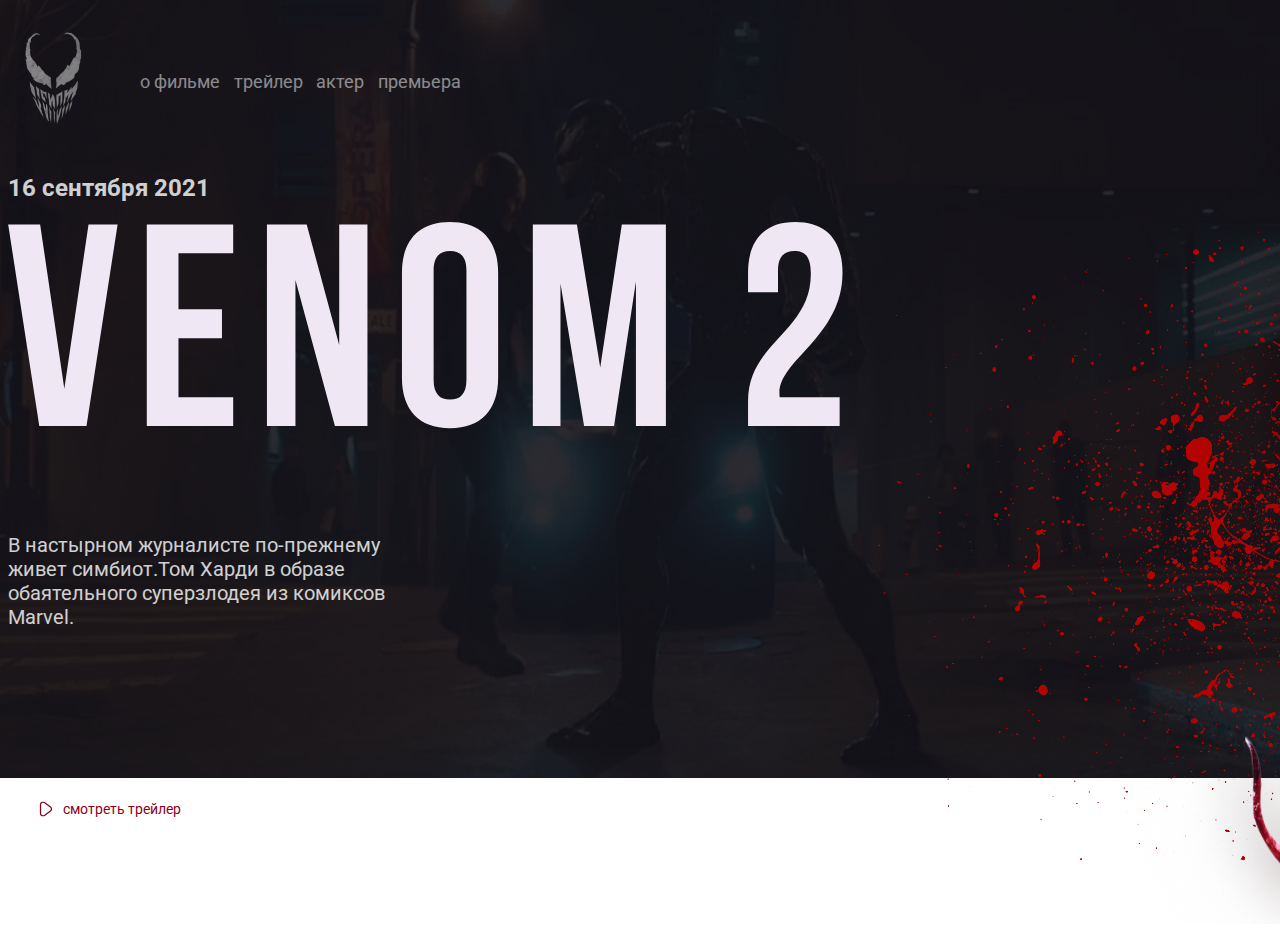
<file: karimov/index.html>
<!DOCTYPE html>
<html lang="en">

<head>
    <meta charset="UTF-8">
    <meta name="viewport" content="width=device-width, initial-scale=1.0">
    <title>Document</title>
    <link rel="stylesheet" href="style.css">
</head>

<body>
    <div class="container">
        <header>
            <a href="index.html"><img src="./img/logo.png" alt=""></a>
            <nav class="nav">
                <ul>
                    <li><a href="about.html">о фильме</a></li>
                    <li><a href="">трейлер</a></li>
                    <li><a href="">актер</a></li>
                    <li><a href="">премьера</a></li>
                </ul>
            </nav>

        </header>
    </div>
    <div class="container">
        <main>
            <div class="right">
                <h2>16 сентября 2021</h2>
                <img src="./img/Venom 2.svg" alt="">
                <p class="bob">В настырном журналисте по-прежнему живет симбиот.Том Харди в образе обаятельного
                    суперзлодея из
                    комиксов Marvel.</p>
                <div class="buttons">
                    <div class="smotr">
                        <img src="./img/fi-rr-play (1) 1.svg" alt="">
                        <p>смотреть трейлер</p>
                    </div>
                    <div class="tick">
                        <img src="./img/fi-rr-ticket 1.png" alt="">
                        <p class="">билеты на премьеру</p>
                    </div>
                </div>
            </div>

            <div class="left">
                <img src="./img/blood.png" alt="">
                <img src="./img/venom.png" alt="" class="ven">
            </div>
        </main>
    </div>



</body>

</html>
</file>
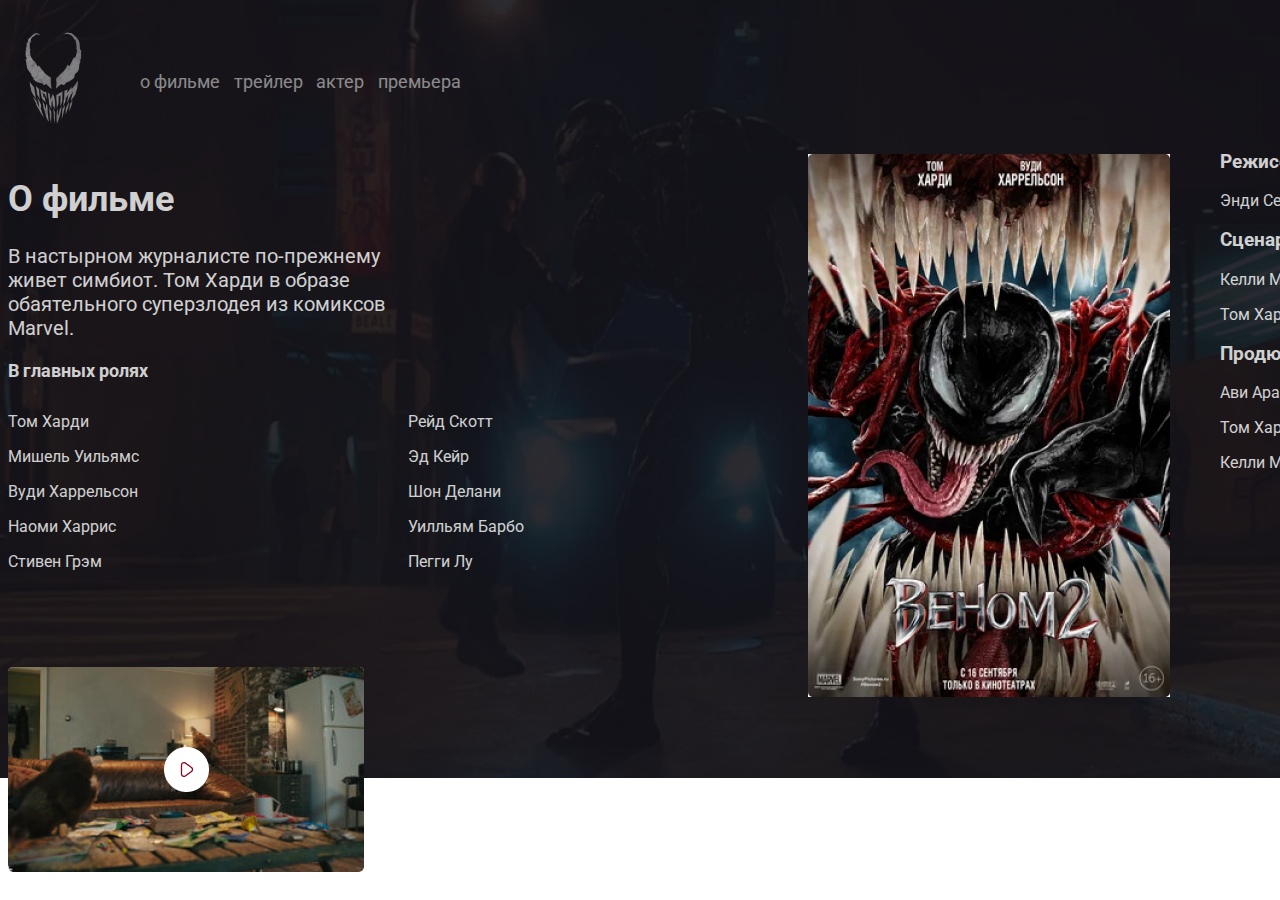
<file: karimov/about.html>
<!DOCTYPE html>
<html lang="en">

<head>
	<meta charset="UTF-8">
	<meta name="viewport" content="width=device-width, initial-scale=1.0">
	<title>Document</title>
	<link rel="stylesheet" href="style1.css">
</head>

<body>
	<div class="container">
		<header>
			<a href="index.html"><img src="./img/logo.png" alt=""></a>
			<nav class="nav">
				<ul>
					<li><a href="about.html">о фильме</a></li>
					<li><a href="">трейлер</a></li>
					<li><a href="">актер</a></li>
					<li><a href="">премьера</a></li>
				</ul>
			</nav>
		</header>
	</div>

	<div class="container">
			<main>
		<div class="left">
			<h1>О фильме</h1>
			<p class="bob">В настырном журналисте по-прежнему живет симбиот. Том Харди в образе обаятельного суперзлодея из комиксов
				Marvel.</p>
			<h2>В главных ролях</h2>
			<div class="role">
				<div class="role_left">
					<p>Том Харди</p>
					<p>Мишель Уильямс</p>
					<p>Вуди Харрельсон</p>
					<p>Наоми Харрис</p>
					<p>Стивен Грэм</p>
				</div>
				<div class="role_right">
					<p>Рейд Скотт</p>
					<p>Эд Кейр</p>
					<p>Шон Делани</p>
					<p>Уилльям Барбо</p>
					<p>Пегги Лу</p>
				</div>
			</div>
			<div class="vid">
				<img src="./img/Frame 2.png" alt="">
			</div>
		</div>
		<div class="main">
			<img src="./img/image 4.jpg" alt="">
		</div>
		<div class="right">
			<div class="first">
				<h3>Режиссер</h3>
				<p>Энди Серкис</p>
			</div>
			<div class="second">
				<h3>Сценарий</h3>
				<p>Келли Марсел</p>
				<p>Том Харди</p>
			</div>
			<div class="third">
				<h3>Продюсеры</h3>
				<p>Ави Арад</p>
				<p>Том Харди</p>
				<p>Келли Марсел</p>
			</div>
		</div>
	</main>
	</div>

</body>

</html>
</file>
<file: karimov/style.css>
@import url('https://fonts.googleapis.com/css2?family=Roboto:wght@100;300;400;500;700;900&display=swap');
body{
    background-image: url(./img/bg.png);
    font-family: "Roboto";
    background-repeat: no-repeat;
    background-size: 100%;
}

.container{
    width: 1600px;
    margin: 0 auto;
}

a{
   text-decoration: none;
   color: white;
   opacity: 50%; 
   font-weight: 400;
   font-size: 18px;
}

header{
    display: flex;
    align-items: center;
}

.logo{
    width: 46px;
    height: 71px;
}

ul{
    list-style: none;
    width: 321px;
    display: flex;
    justify-content: space-between;
}

h2{
width: 400;
font-size: 24px;
color: white;
opacity: 80%;
}

.bob{
    margin-top: 100px;
    width: 400px;
    color: white;
    opacity: 80%;
    font-size: 20px;
}

.smotr {
    height: 30px;
    padding: 15px 30px 15px 30px;
    width: 150px;
    background-color: white;
    align-items: center;
    display: flex;
    gap: 10px;
    border-radius: 5px;
    
}

.smotr p{
color:#8D0019 ;
width: 400px;
font-size: 14px;
}

.tick{
    display: flex;
    gap: 10px;
    align-items: center;
    color: white;
    opacity: 80%;
    font-size: 16px;
}

.tick img{
    width: 15px;
    height: 15px;
}

.buttons{
    margin-top: 150px;
    display: flex;
    gap: 40px;
}

main{
    display: flex;
}

.ven{
    margin-top: -1024px;
    margin-left: 190px;
}
</file>
<file: karimov/style1.css>
@import url('https://fonts.googleapis.com/css2?family=Roboto:wght@100;300;400;500;700;900&display=swap');
body{
    background-image: url(./img/bg.png);
    font-family: "Roboto";
    background-repeat: no-repeat;
    background-size: 100%;
}

.container{
    width: 1600px;
    margin: 0 auto;
}

a{
   text-decoration: none;
   color: white;
   opacity: 50%; 
   font-weight: 400;
   font-size: 18px;
   transition: .3s;
}

a:hover{
    opacity: 100%;
    transition: .3s;
    transform: scale(1.1);
}

header{
    display: flex;
    align-items: center;
}

.logo{
    width: 46px;
    height: 71px;
}

ul{
    list-style: none;
    width: 321px;
    display: flex;
    justify-content: space-between;
}

h1{
    width: 700px;
    font-size: 36px;
    color: white;
    opacity: 80%;
}

.bob{
    width: 500px;
}

.left p {
    width: 400px;
    color: white;
    opacity: 80%;
    font-size: 20px;
}

h2{
    font-weight: 700;
    color: white;
    opacity: 80%;
    font-size: 18px;

}

.role{
display: flex;
}

.role p{
font-size: 16px;
}

main{
    display: flex;
}

.vid{
    margin-top: 80px;
    background-image: url(./img/Rectangle\ 2.jpg);
    border-radius: 5px;
    width: 356px;
    height: 205px;
    align-items: center;
    display: flex;
    justify-content: center;
}

.right{
    color: white;
    opacity: 80%;
    margin-left: 50px;
    margin-top: -22px;
}
</file>
